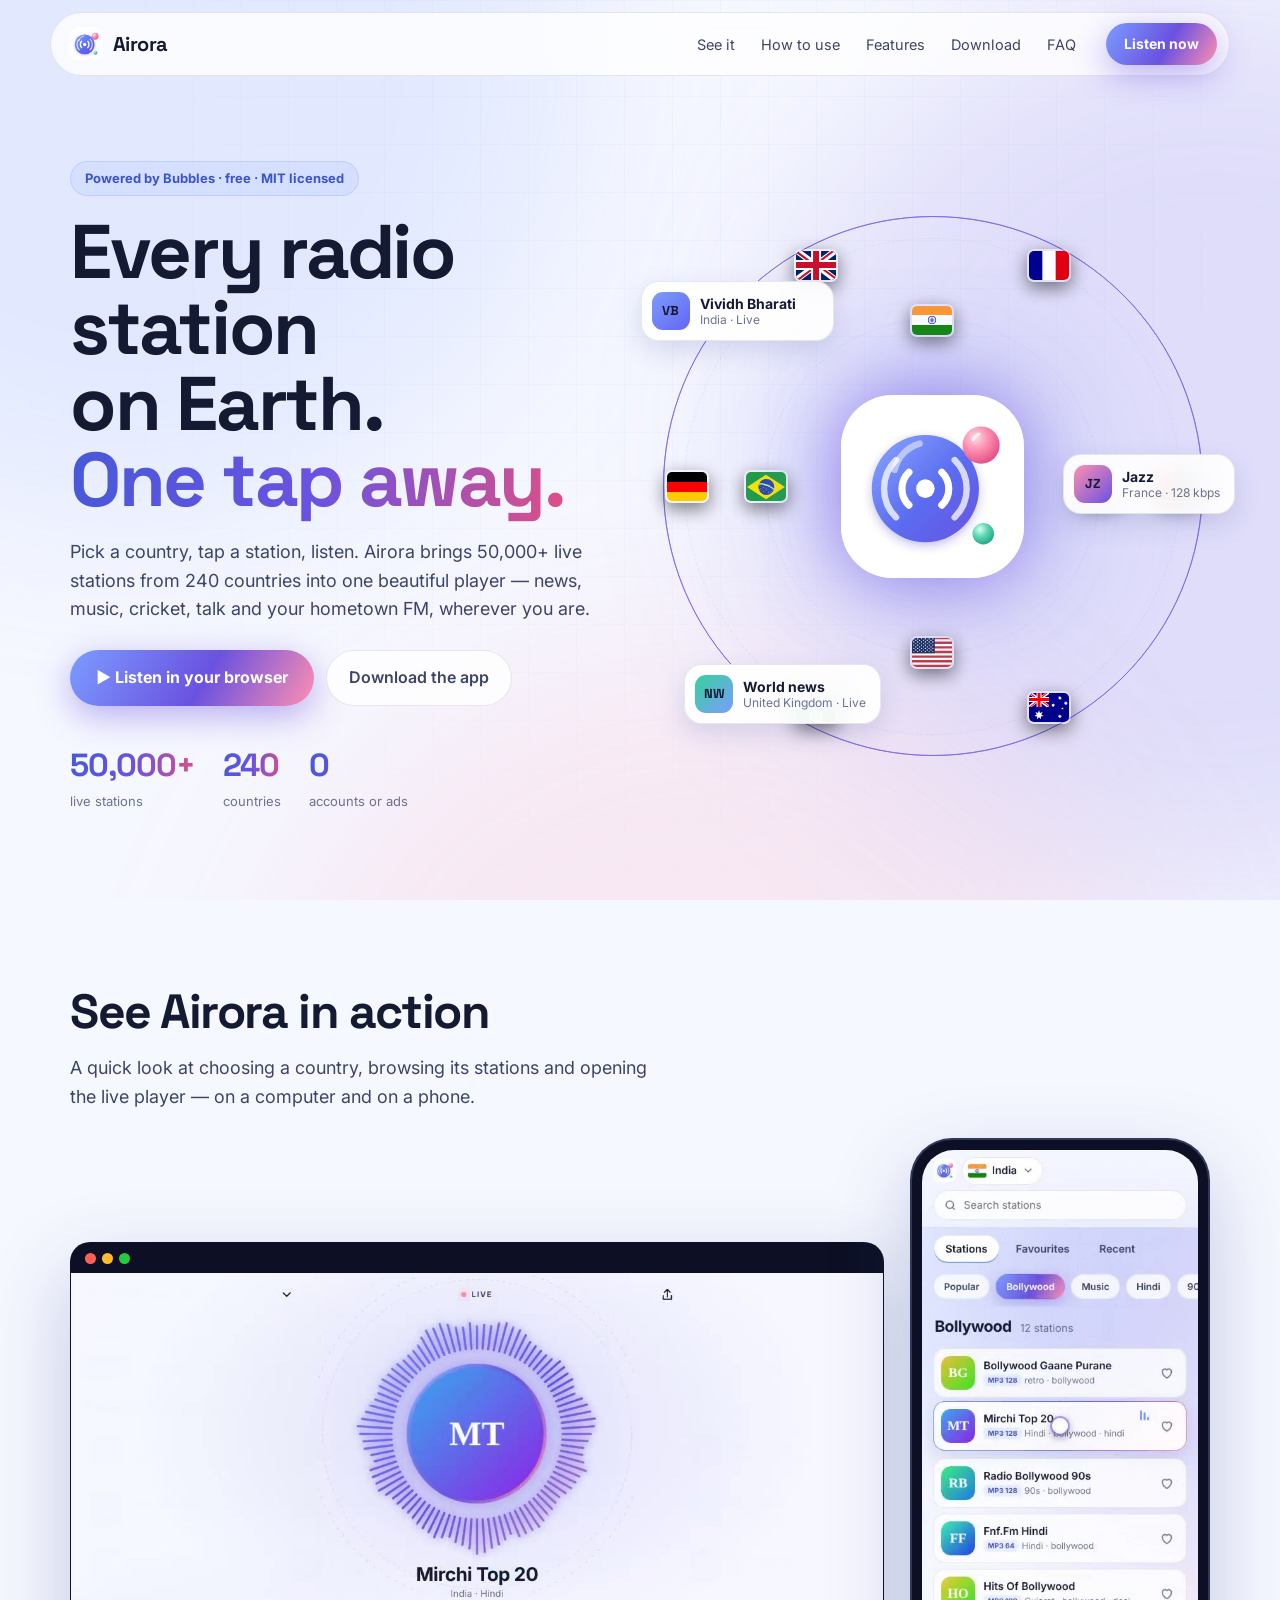
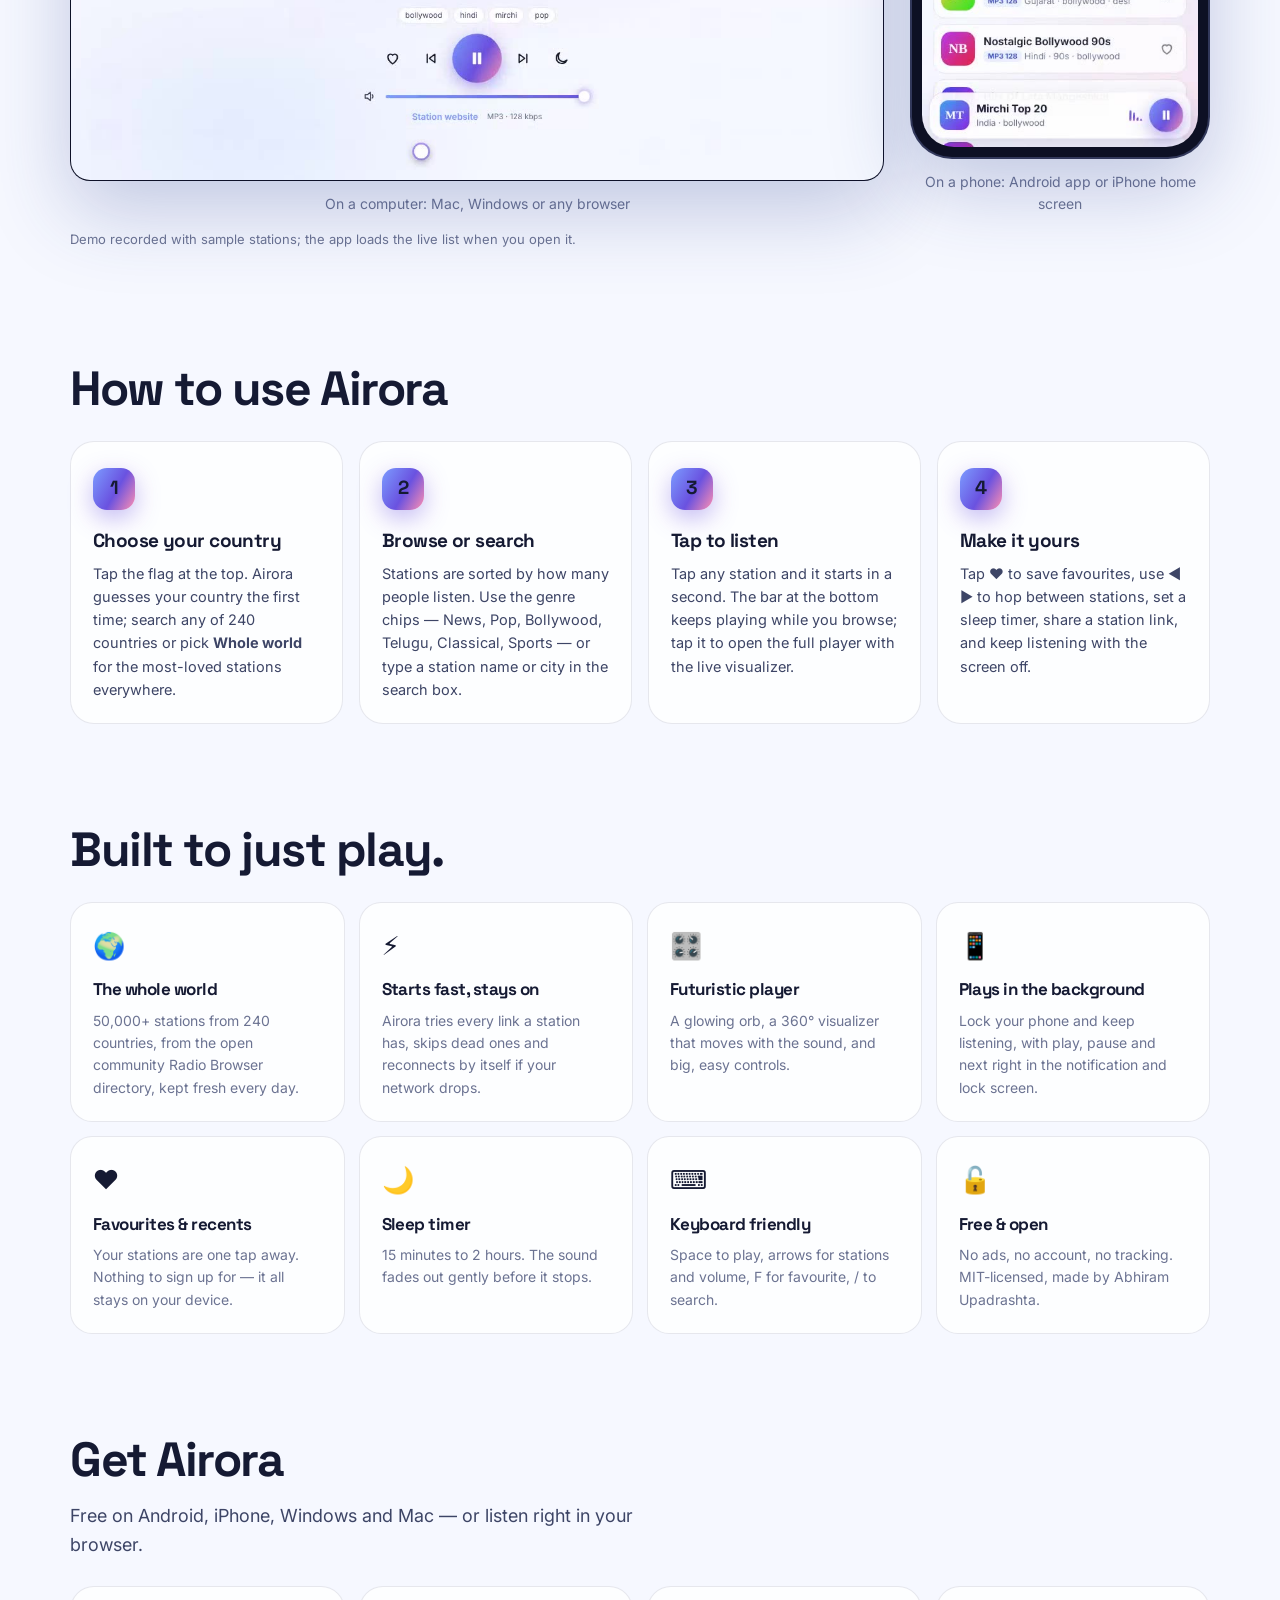
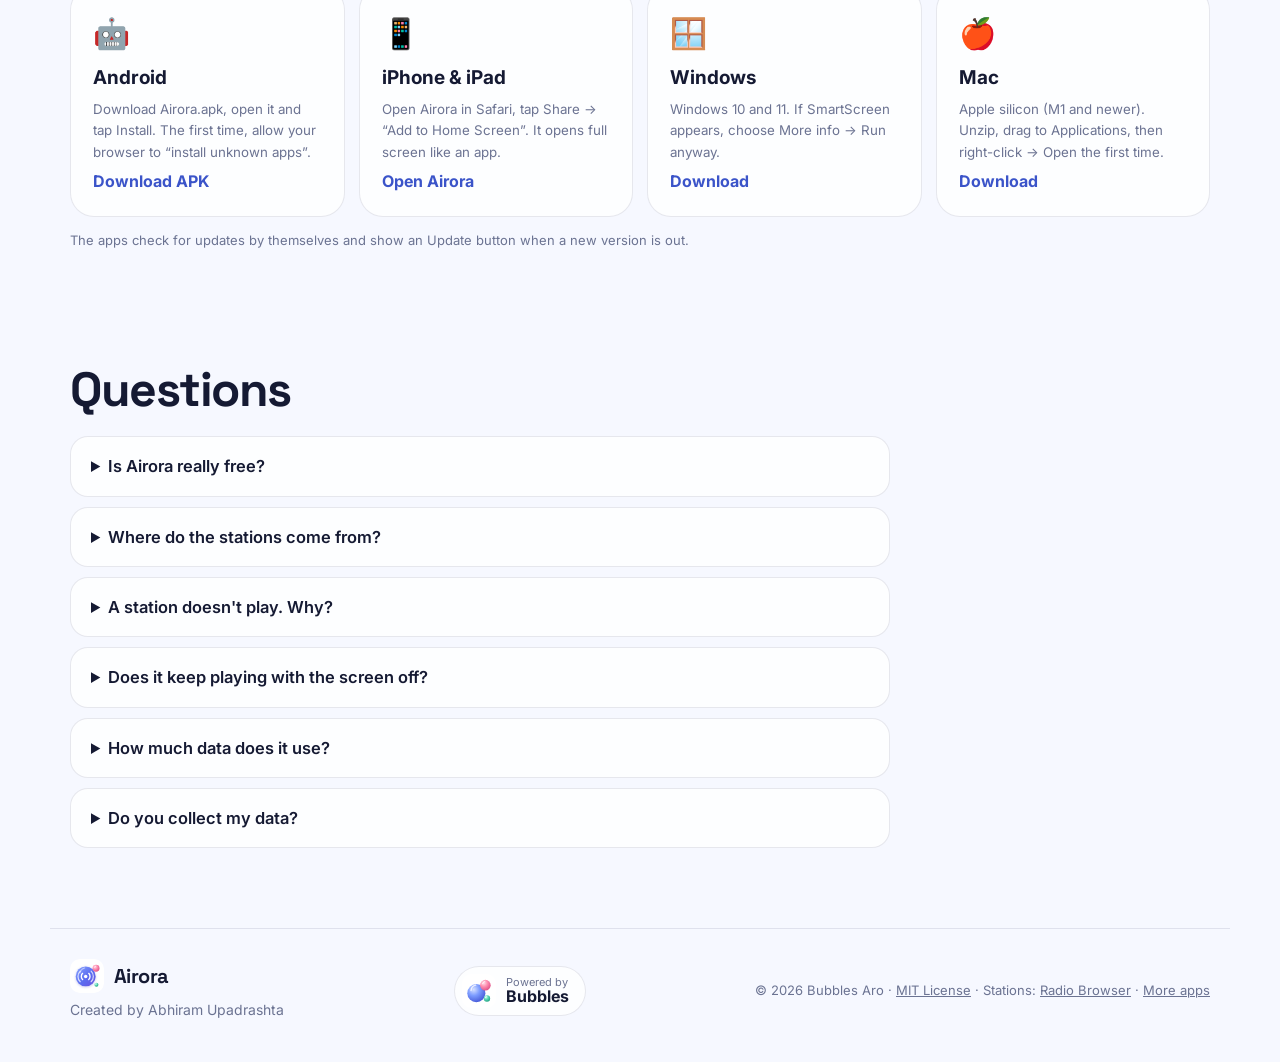
<file: index.html>
<!doctype html>
<html lang="en">
<head>
<meta charset="utf-8">
<meta name="viewport" content="width=device-width,initial-scale=1">
<title>Airora — world radio: 50,000+ live stations from every country, free</title>
<meta name="description" content="Airora plays 50,000+ live radio stations from 240 countries. Pick a country, tap a station, listen. Free for Android, iPhone, Windows, Mac and the web. By Abhiram Upadrashta. Powered by Bubbles.">
<link rel="canonical" href="https://abhiramupadrashta.github.io/Airora/">
<meta property="og:title" content="Airora — every radio station on Earth"><meta property="og:description" content="50,000+ live stations from 240 countries. Free on phone, computer and web."><meta property="og:image" content="https://abhiramupadrashta.github.io/Airora/img/airora-1024.png"><meta property="og:url" content="https://abhiramupadrashta.github.io/Airora/"><meta name="twitter:card" content="summary_large_image">
<meta name="theme-color" content="#f6f8ff" media="(prefers-color-scheme: light)"><meta name="theme-color" content="#0b0e1f" media="(prefers-color-scheme: dark)"><meta name="color-scheme" content="light dark">
<link rel="icon" href="img/airora.svg"><link rel="apple-touch-icon" href="img/airora-180.png">
<link rel="preconnect" href="https://fonts.googleapis.com"><link rel="preconnect" href="https://fonts.gstatic.com" crossorigin>
<link href="https://fonts.googleapis.com/css2?family=Inter:wght@400;500;600;700&family=Space+Grotesk:wght@500;600;700&display=swap" rel="stylesheet">
<link rel="stylesheet" href="site.css?v=42eabe0">
<script type="application/ld+json">{"@context":"https://schema.org","@type":"SoftwareApplication","name":"Airora","applicationCategory":"MultimediaApplication","operatingSystem":"Android, iOS, Windows, macOS, Web","offers":{"@type":"Offer","price":"0","priceCurrency":"USD"},"description":"World radio app with 50,000+ live stations from 240 countries.","url":"https://abhiramupadrashta.github.io/Airora/","author":{"@type":"Person","name":"Abhiram Upadrashta"},"publisher":{"@type":"Organization","name":"Bubbles Aro","url":"https://abhiramupadrashta.github.io/"},"license":"https://opensource.org/licenses/MIT"}</script>
</head>
<body>
<div class="aurora" aria-hidden="true"><i></i><i></i><i></i></div>
<header class="nav">
  <a class="brand" href="./"><img src="img/airora.svg" alt=""><b>Airora</b></a>
  <nav><a href="#demo">See it</a><a href="#how">How to use</a><a href="#features">Features</a><a href="#get">Download</a><a href="#faq">FAQ</a></nav>
  <a class="cta sm" href="app/">Listen now</a>
</header>

<main>
<section class="hero">
  <div class="copy">
    <span class="kicker rv">Powered by Bubbles · free · MIT licensed</span>
    <h1 class="rv">Every radio station<br>on Earth.<br><span class="grad">One tap away.</span></h1>
    <p class="lead rv">Pick a country, tap a station, listen. Airora brings 50,000+ live stations from 240 countries into one beautiful player — news, music, cricket, talk and your hometown FM, wherever you are.</p>
    <div class="ctas rv"><a class="cta" href="app/">▶ Listen in your browser</a><a class="ghost" href="#get">Download the app</a></div>
    <div class="stats rv"><div><b data-n="50000">50,000</b><span>live stations</span></div><div><b data-n="240">240</b><span>countries</span></div><div><b>0</b><span>accounts or ads</span></div></div>
  </div>
  <div class="visual rv" aria-hidden="true">
    <div class="rings"><i></i><i></i><i></i><i></i></div>
    <div class="orbit o1"><img src="img/flags/in.svg" alt=""><img src="img/flags/us.svg" alt=""><img src="img/flags/br.svg" alt=""><img src="img/flags/jp.svg" alt=""></div>
    <div class="orbit o2"><img src="img/flags/gb.svg" alt=""><img src="img/flags/fr.svg" alt=""><img src="img/flags/ng.svg" alt=""><img src="img/flags/au.svg" alt=""><img src="img/flags/de.svg" alt=""><img src="img/flags/ae.svg" alt=""></div>
    <div class="core"><img src="img/airora.svg" alt=""></div>
    <div class="float f1"><span class="lg" style="background:linear-gradient(135deg,#7c9cff,#6366f1)">VB</span><span><b>Vividh Bharati</b><small>India · Live</small></span><span class="mini-eq"><i></i><i></i><i></i></span></div>
    <div class="float f2"><span class="lg" style="background:linear-gradient(135deg,#ff8fb1,#6a52e0)">JZ</span><span><b>Jazz</b><small>France · 128 kbps</small></span></div>
    <div class="float f3"><span class="lg" style="background:linear-gradient(135deg,#34d399,#7c9cff)">NW</span><span><b>World news</b><small>United Kingdom · Live</small></span></div>
  </div>
</section>

<section id="demo" class="sec">
  <h2 class="rv">See Airora in action</h2>
  <p class="lead rv">A quick look at choosing a country, browsing its stations and opening the live player — on a computer and on a phone.</p>
  <div class="videos">
    <figure class="vid desk rv"><div class="frame"><span class="dots"><i></i><i></i><i></i></span><video data-name="airora-desktop" src="media/airora-desktop-light.mp4" poster="media/airora-desktop-light.jpg" autoplay muted loop playsinline preload="metadata"></video></div><figcaption>On a computer: Mac, Windows or any browser</figcaption></figure>
    <figure class="vid phone rv"><div class="frame"><video data-name="airora-phone" src="media/airora-phone-light.mp4" poster="media/airora-phone-light.jpg" autoplay muted loop playsinline preload="metadata"></video></div><figcaption>On a phone: Android app or iPhone home screen</figcaption></figure>
  </div>
  <p class="small muted rv">Demo recorded with sample stations; the app loads the live list when you open it.</p>
</section>

<section id="how" class="sec">
  <h2 class="rv">How to use Airora</h2>
  <ol class="steps">
    <li class="rv"><span class="n">1</span><h3>Choose your country</h3><p>Tap the flag at the top. Airora guesses your country the first time; search any of 240 countries or pick <b>Whole world</b> for the most-loved stations everywhere.</p></li>
    <li class="rv"><span class="n">2</span><h3>Browse or search</h3><p>Stations are sorted by how many people listen. Use the genre chips — News, Pop, Bollywood, Telugu, Classical, Sports — or type a station name or city in the search box.</p></li>
    <li class="rv"><span class="n">3</span><h3>Tap to listen</h3><p>Tap any station and it starts in a second. The bar at the bottom keeps playing while you browse; tap it to open the full player with the live visualizer.</p></li>
    <li class="rv"><span class="n">4</span><h3>Make it yours</h3><p>Tap ♥ to save favourites, use ◀ ▶ to hop between stations, set a sleep timer, share a station link, and keep listening with the screen off.</p></li>
  </ol>
</section>

<section id="features" class="sec">
  <h2 class="rv">Built to just play.</h2>
  <div class="grid">
    <article class="card rv"><span>🌍</span><h3>The whole world</h3><p>50,000+ stations from 240 countries, from the open community Radio Browser directory, kept fresh every day.</p></article>
    <article class="card rv"><span>⚡</span><h3>Starts fast, stays on</h3><p>Airora tries every link a station has, skips dead ones and reconnects by itself if your network drops.</p></article>
    <article class="card rv"><span>🎛️</span><h3>Futuristic player</h3><p>A glowing orb, a 360° visualizer that moves with the sound, and big, easy controls.</p></article>
    <article class="card rv"><span>📱</span><h3>Plays in the background</h3><p>Lock your phone and keep listening, with play, pause and next right in the notification and lock screen.</p></article>
    <article class="card rv"><span>♥</span><h3>Favourites &amp; recents</h3><p>Your stations are one tap away. Nothing to sign up for — it all stays on your device.</p></article>
    <article class="card rv"><span>🌙</span><h3>Sleep timer</h3><p>15 minutes to 2 hours. The sound fades out gently before it stops.</p></article>
    <article class="card rv"><span>⌨️</span><h3>Keyboard friendly</h3><p>Space to play, arrows for stations and volume, F for favourite, / to search.</p></article>
    <article class="card rv"><span>🔓</span><h3>Free &amp; open</h3><p>No ads, no account, no tracking. MIT-licensed, made by Abhiram Upadrashta.</p></article>
  </div>
</section>

<section id="get" class="sec">
  <h2 class="rv">Get Airora</h2>
  <p class="lead rv" id="dlHint">Free on Android, iPhone, Windows and Mac — or listen right in your browser.</p>
  <div class="dls">
    <a class="dl rv" id="dlAndroid" href="https://github.com/AbhiramUpadrashta/Airora/releases/latest/download/Airora.apk"><span>🤖</span><b>Android</b><small>Download Airora.apk, open it and tap Install. The first time, allow your browser to “install unknown apps”.</small><em>Download APK</em></a>
    <a class="dl rv" id="dlIos" href="app/"><span>📱</span><b>iPhone &amp; iPad</b><small>Open Airora in Safari, tap Share → “Add to Home Screen”. It opens full screen like an app.</small><em>Open Airora</em></a>
    <a class="dl rv" id="dlWin" href="https://github.com/AbhiramUpadrashta/Airora/releases/latest/download/Airora-Setup.exe"><span>🪟</span><b>Windows</b><small>Windows 10 and 11. If SmartScreen appears, choose More info → Run anyway.</small><em>Download</em></a>
    <a class="dl rv" id="dlMac" href="https://github.com/AbhiramUpadrashta/Airora/releases/latest/download/Airora-mac.zip"><span>🍎</span><b>Mac</b><small>Apple silicon (M1 and newer). Unzip, drag to Applications, then right-click → Open the first time.</small><em>Download</em></a>
  </div>
  <p class="small muted rv">The apps check for updates by themselves and show an Update button when a new version is out.</p>
</section>

<section id="faq" class="sec">
  <h2 class="rv">Questions</h2>
  <div class="faq">
    <details class="rv"><summary>Is Airora really free?</summary><p>Yes. No ads, no subscription and no account. It's open source under the MIT License.</p></details>
    <details class="rv"><summary>Where do the stations come from?</summary><p>From Radio Browser, a free community directory of internet radio that checks every station daily. Airora shows only stations that passed the latest check, most-listened first.</p></details>
    <details class="rv"><summary>A station doesn't play. Why?</summary><p>Stations go offline sometimes, and Airora will tell you and let you try again or skip. Some older stations only broadcast on plain “http” links, which web browsers block on secure sites — those are marked <b>APP</b> and play in the Android, Windows and Mac apps.</p></details>
    <details class="rv"><summary>Does it keep playing with the screen off?</summary><p>Yes, in the Android app (with controls in the notification) and in the desktop apps. On iPhone, add it to your Home Screen for the best experience.</p></details>
    <details class="rv"><summary>How much data does it use?</summary><p>Most stations stream at 64–128 kbps: roughly 30–60 MB per hour. The quality is shown on every station.</p></details>
    <details class="rv"><summary>Do you collect my data?</summary><p>No. Favourites and recents stay on your device. When you play a station, Airora tells Radio Browser it was played (like a public “play count”) — nothing about you.</p></details>
  </div>
</section>
</main>

<footer class="foot">
  <div><a class="brand" href="./"><img src="img/airora.svg" alt=""><b>Airora</b></a><p class="muted">Created by Abhiram Upadrashta</p></div>
  <a class="pby" href="../" title="Bubbles Aro — more apps"><img src="img/bubbles.svg" alt=""><span><small>Powered by</small><b>Bubbles</b></span></a>
  <div class="muted small">© <span id="yr"></span> Bubbles Aro · <a href="LICENSE.txt">MIT License</a> · Stations: <a href="https://www.radio-browser.info/" rel="noopener">Radio Browser</a> · <a href="../">More apps</a></div>
</footer>
<script src="site.js?v=42eabe0"></script>
</body>
</html>
</file>
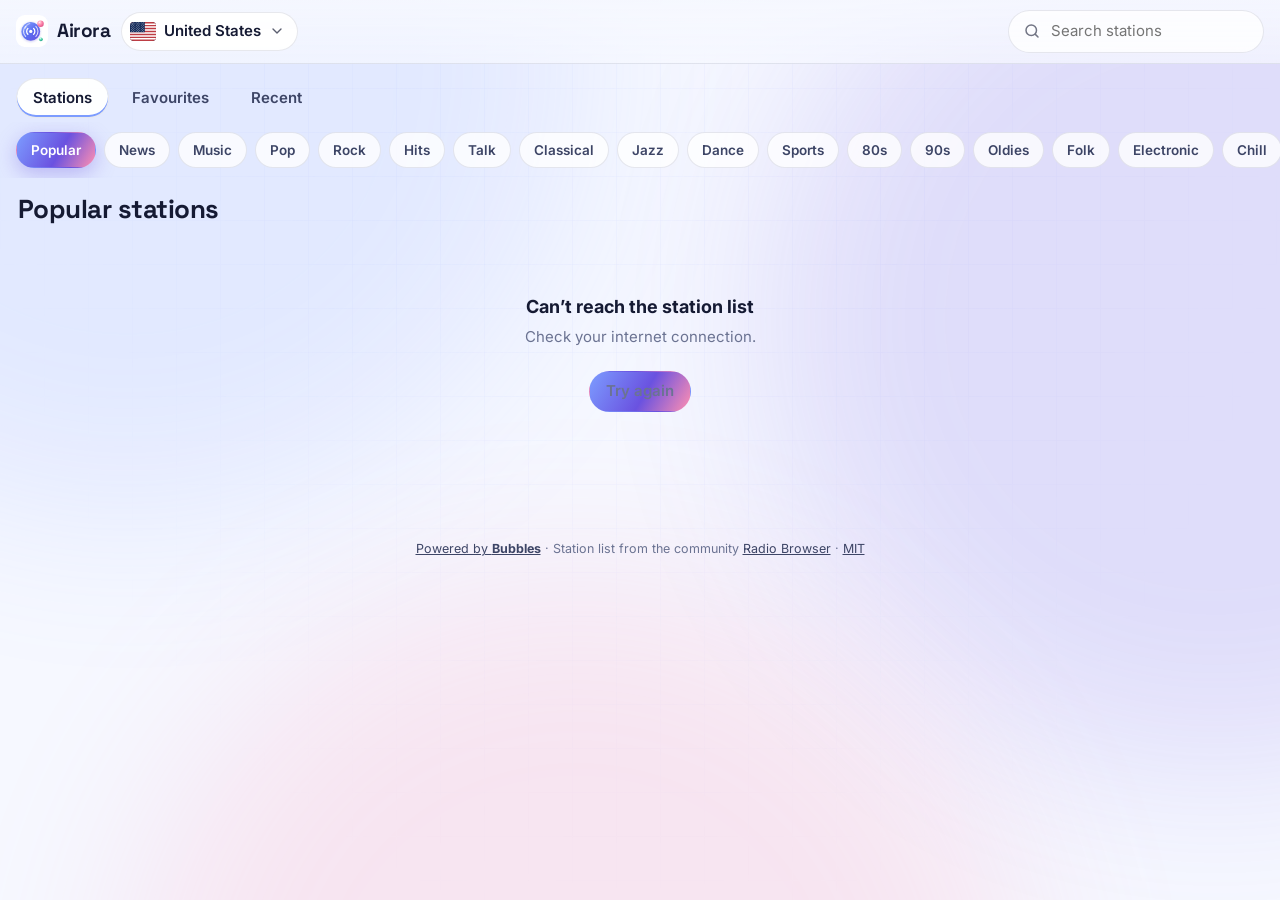
<file: app/index.html>
<!doctype html>
<html lang="en">
<head>
<meta charset="utf-8">
<meta name="viewport" content="width=device-width,initial-scale=1,viewport-fit=cover">
<title>Airora — world radio</title>
<meta name="description" content="Listen to 50,000+ live radio stations from every country. Free, by Abhiram Upadrashta. Powered by Bubbles.">
<meta name="theme-color" content="#f6f8ff" media="(prefers-color-scheme: light)"><meta name="theme-color" content="#0b0e1f" media="(prefers-color-scheme: dark)"><meta name="color-scheme" content="light dark">
<link rel="manifest" href="manifest.webmanifest">
<link rel="icon" href="../img/airora.svg"><link rel="apple-touch-icon" href="../img/airora-180.png">
<meta name="apple-mobile-web-app-capable" content="yes"><meta name="apple-mobile-web-app-status-bar-style" content="default">
<link rel="preconnect" href="https://fonts.googleapis.com"><link rel="preconnect" href="https://fonts.gstatic.com" crossorigin>
<link href="https://fonts.googleapis.com/css2?family=Inter:wght@400;500;600;700&family=Space+Grotesk:wght@500;600;700&display=swap" rel="stylesheet">
<link rel="stylesheet" href="app.css?v=42eabe0">
</head>
<body>
<div class="aurora" aria-hidden="true"><i></i><i></i><i></i></div>

<header class="top">
  <a class="brand" href="../" title="Airora website"><img src="../img/airora.svg" alt=""><b>Airora</b></a>
  <button class="country" id="countryBtn" title="Choose a country"><img id="cFlag" alt=""><span id="cName">Choose country</span><svg viewBox="0 0 24 24"><path d="m6 9 6 6 6-6"/></svg></button>
  <div class="grow"></div>
  <label class="search"><svg viewBox="0 0 24 24"><circle cx="11" cy="11" r="7"/><path d="m20 20-3.5-3.5"/></svg><input id="q" placeholder="Search stations" autocomplete="off" aria-label="Search stations"></label>
  <button class="ib hidden" id="installBtn" title="Install Airora"><svg viewBox="0 0 24 24"><path d="M12 4v11M7 10l5 5 5-5M5 20h14"/></svg></button>
  <button class="ib hidden" id="updBtn" title="Check for updates"><svg viewBox="0 0 24 24"><path d="M20 12a8 8 0 1 1-2.3-5.6M20 4v5h-5"/></svg></button>
</header>

<nav class="views" id="views">
  <button data-v="browse" class="on">Stations</button>
  <button data-v="favs">Favourites <em id="favN"></em></button>
  <button data-v="recent">Recent</button>
</nav>
<div class="chips" id="chips"></div>

<main id="main">
  <div class="head"><h1 id="title">Stations</h1><span id="count" class="muted"></span></div>
  <div class="grid" id="grid"></div>
  <div class="more" id="more"></div>
</main>

<!-- country picker -->
<div class="sheet hidden" id="sheet" role="dialog" aria-label="Choose a country">
  <div class="sheetIn">
    <div class="sheetTop"><h2>Choose a country</h2><button class="ib" id="sheetX" title="Close"><svg viewBox="0 0 24 24"><path d="M6 6l12 12M18 6 6 18"/></svg></button></div>
    <label class="search big"><svg viewBox="0 0 24 24"><circle cx="11" cy="11" r="7"/><path d="m20 20-3.5-3.5"/></svg><input id="cq" placeholder="Search 240 countries" autocomplete="off"></label>
    <div class="clist" id="clist"></div>
  </div>
</div>

<!-- mini player -->
<div class="bar hidden" id="bar">
  <button class="barMain" id="barOpen" title="Open player"><span class="logo sm" id="bLogo"></span><span class="bt"><b id="bName"></b><small id="bSub"></small></span></button>
  <span class="live" id="bLive"><i></i><i></i><i></i><i></i></span>
  <button class="ib" id="bPrev" title="Previous station"><svg viewBox="0 0 24 24"><path d="M7 6v12M18 6l-8 6 8 6z"/></svg></button>
  <button class="play" id="bPlay" title="Play / pause"><svg class="i-play" viewBox="0 0 24 24"><path d="M8 5v14l11-7z"/></svg><svg class="i-pause" viewBox="0 0 24 24"><path d="M7 5h4v14H7zM13 5h4v14h-4z"/></svg><span class="spin"></span></button>
  <button class="ib" id="bNext" title="Next station"><svg viewBox="0 0 24 24"><path d="M17 6v12M6 6l8 6-8 6z"/></svg></button>
</div>

<!-- full player -->
<section class="np hidden" id="np" aria-label="Now playing">
  <div class="npTop">
    <button class="ib" id="npClose" title="Close"><svg viewBox="0 0 24 24"><path d="m6 9 6 6 6-6"/></svg></button>
    <span class="npOn"><i class="dot"></i> <span id="npState">Live</span></span>
    <button class="ib" id="npShare" title="Share station"><svg viewBox="0 0 24 24"><path d="M12 3v13M7 8l5-5 5 5M5 14v6h14v-6"/></svg></button>
  </div>
  <div class="stage">
    <canvas id="viz" width="720" height="720"></canvas>
    <div class="orb"><span class="logo xl" id="npLogo"></span></div>
  </div>
  <div class="npInfo">
    <h2 id="npName"></h2>
    <p id="npSub" class="muted"></p>
    <div class="tags" id="npTags"></div>
  </div>
  <div class="npCtrls">
    <button class="ib lg" id="npFav" title="Favourite"><svg viewBox="0 0 24 24"><path d="M12 20s-7-4.4-7-10a4 4 0 0 1 7-2.6A4 4 0 0 1 19 10c0 5.6-7 10-7 10z"/></svg></button>
    <button class="ib lg" id="npPrev" title="Previous station"><svg viewBox="0 0 24 24"><path d="M7 6v12M18 6l-8 6 8 6z"/></svg></button>
    <button class="play xl" id="npPlay" title="Play / pause"><svg class="i-play" viewBox="0 0 24 24"><path d="M8 5v14l11-7z"/></svg><svg class="i-pause" viewBox="0 0 24 24"><path d="M7 5h4v14H7zM13 5h4v14h-4z"/></svg><span class="spin"></span></button>
    <button class="ib lg" id="npNext" title="Next station"><svg viewBox="0 0 24 24"><path d="M17 6v12M6 6l8 6-8 6z"/></svg></button>
    <button class="ib lg" id="npSleep" title="Sleep timer"><svg viewBox="0 0 24 24"><path d="M20 14.5A8 8 0 1 1 9.5 4a6.5 6.5 0 0 0 10.5 10.5z"/></svg><em id="sleepT"></em></button>
  </div>
  <div class="vol"><svg viewBox="0 0 24 24" id="muteBtn"><path d="M4 9h4l5-4v14l-5-4H4zM16 9a4 4 0 0 1 0 6"/></svg><input type="range" id="vol" min="0" max="1" step="0.01" value="1" aria-label="Volume"></div>
  <div class="npLinks"><a id="npHome" target="_blank" rel="noopener">Station website</a><span class="muted small" id="npTech"></span></div>
  <div class="npErr hidden" id="npErr"><b id="errT"></b><span id="errS"></span><div><button class="pill" id="errRetry">Try again</button><button class="pill on" id="errNext">Next station</button></div></div>
</section>

<div class="menu hidden" id="sleepMenu"></div>
<div class="toast" id="toast"></div>
<div id="upd" class="upd hidden"><img src="../img/airora.svg" alt=""><div><b id="updT"></b><small id="updS"></small></div><a id="updGo" class="updgo" target="_blank" rel="noopener">Update</a><button id="updX" class="updx" title="Later">✕</button></div>
<div class="appver hidden" id="appVer"><span>Airora <b id="verN"></b></span><button class="pill" id="updBtn2">Check for updates</button></div>
<footer class="foot"><a href="https://abhiramupadrashta.github.io/" target="_blank" rel="noopener">Powered by <b>Bubbles</b></a> · Station list from the community <a href="https://www.radio-browser.info/" target="_blank" rel="noopener">Radio Browser</a> · <a href="../LICENSE.txt" target="_blank">MIT</a></footer>
<script type="module" src="app.js?v=42eabe0"></script>
</body>
</html>
</file>
<file: site.css>
:root{color-scheme:dark;--g:14,18,42;--accT:#c3cdff;--card2:#161b3a;--bg:#0b0e1f;--ink:#eef2ff;--ink2:#c7cdf0;--muted:#8a92b8;--line:rgba(160,175,255,.14);--card:rgba(18,22,48,.6);--au:linear-gradient(120deg,#7c9cff,#6a52e0 55%,#ff8fb1)}*{box-sizing:border-box}html{scroll-behavior:smooth}body{margin:0;font:16px/1.6 Inter,system-ui,sans-serif;color:var(--ink);background:var(--bg);overflow-x:hidden}a{color:inherit}.muted{color:var(--muted)}.small{font-size:13px}h1,h2,h3,.brand b,.stats b{font-family:Space Grotesk,Inter,sans-serif;letter-spacing:-.03em}.aurora{position:fixed;top:0;right:0;bottom:0;left:0;z-index:-1;overflow:hidden;pointer-events:none}.aurora i{position:absolute;width:70vmax;height:70vmax;border-radius:50%;filter:blur(100px);opacity:.25;animation:drift 24s ease-in-out infinite alternate}.aurora i:nth-child(1){background:#7c9cff;left:-25vmax;top:-30vmax}.aurora i:nth-child(2){background:#6a52e0;right:-30vmax;top:0;animation-delay:-8s}.aurora i:nth-child(3){background:#ff8fb1;left:20vmax;bottom:-50vmax;opacity:.15;animation-delay:-14s}@keyframes drift{to{transform:translate(8vmax,6vmax) scale(1.15)}}body:before{content:"";position:fixed;top:0;right:0;bottom:0;left:0;z-index:-1;background-image:linear-gradient(rgba(140,160,255,.05) 1px,transparent 1px),linear-gradient(90deg,rgba(140,160,255,.05) 1px,transparent 1px);background-size:48px 48px;mask-image:radial-gradient(ellipse at 50% 0%,#000 30%,transparent 80%);-webkit-mask-image:radial-gradient(ellipse at 50% 0%,#000 30%,transparent 80%)}.grad{background:linear-gradient(100deg,#a8b8ff,#9d8cf0 50%,#ffc0d3);-webkit-background-clip:text;background-clip:text;color:transparent}.nav{position:sticky;top:12px;z-index:9;display:flex;align-items:center;gap:18px;max-width:1180px;margin:12px auto 0;padding:10px 12px 10px 18px;border-radius:999px;background:rgba(var(--g),.78);backdrop-filter:blur(16px);-webkit-backdrop-filter:blur(16px);border:1px solid var(--line)}.nav nav{display:flex;gap:2px;margin-left:auto}.nav nav a{text-decoration:none;color:var(--ink2);padding:8px 12px;border-radius:999px;font-size:14.5px}.nav nav a:hover{background:#6a52e029}.brand{display:flex;align-items:center;gap:10px;text-decoration:none;font-size:20px}.brand img{width:34px;height:34px;border-radius:10px}.cta{display:inline-flex;align-items:center;gap:8px;text-decoration:none;color:#fff;font-weight:700;padding:14px 26px;border-radius:999px;background:var(--au);box-shadow:0 10px 34px #6a52e073;transition:.25s}.cta:hover{transform:translateY(-2px);box-shadow:0 14px 44px #6a52e099}.cta.sm{padding:10px 18px;font-size:14px}.ghost{display:inline-flex;text-decoration:none;font-weight:600;color:var(--ink2);padding:14px 22px;border-radius:999px;border:1px solid var(--line);background:var(--card)}main{max-width:1180px;margin:0 auto;padding:0 20px}.hero{display:grid;grid-template-columns:1fr 1fr;gap:30px;align-items:center;min-height:calc(100vh - 80px);padding:30px 0}.kicker{display:inline-block;font-size:13px;font-weight:700;color:var(--accT);background:#7c9cff1f;border:1px solid rgba(124,156,255,.25);padding:6px 14px;border-radius:999px;margin-bottom:18px}h1{font-size:clamp(42px,6vw,76px);line-height:1;margin:0 0 20px}.lead{font-size:18px;color:var(--ink2);max-width:580px;margin:0 0 26px}.ctas{display:flex;gap:12px;flex-wrap:wrap}.stats{display:flex;gap:28px;margin-top:34px;flex-wrap:wrap}.stats div{display:flex;flex-direction:column}.stats b{font-size:32px;background:var(--au);-webkit-background-clip:text;background-clip:text;color:transparent}.stats span{color:var(--muted);font-size:13px}.visual{position:relative;aspect-ratio:1;max-width:540px;width:100%;margin:0 auto}.rings i{position:absolute;top:0;right:0;bottom:0;left:0;margin:auto;border-radius:50%;border:1px solid rgba(106,82,224,.35);animation:wave 4s ease-out infinite}.rings i:nth-child(2){animation-delay:-1s}.rings i:nth-child(3){animation-delay:-2s}.rings i:nth-child(4){animation-delay:-3s}@keyframes wave{0%{width:24%;height:24%;opacity:1;border-color:#7c9cff99}to{width:100%;height:100%;opacity:0}}.core{position:absolute;top:0;right:0;bottom:0;left:0;margin:auto;width:34%;height:34%;border-radius:28%;box-shadow:0 0 80px #6a52e0b3,0 0 160px #7c9cff4d;animation:breathe 4s ease-in-out infinite}.core img{width:100%;height:100%;border-radius:28%}@keyframes breathe{50%{transform:scale(1.05)}}.orbit{position:absolute;top:0;right:0;bottom:0;left:0;margin:auto;border-radius:50%;border:1px dashed rgba(160,175,255,.18);animation:spin 40s linear infinite}.orbit.o1{width:62%;height:62%}.orbit.o2{width:92%;height:92%;animation-duration:70s;animation-direction:reverse}.orbit img{position:absolute;width:44px;height:33px;border-radius:7px;object-fit:cover;box-shadow:0 6px 18px #00000080;border:2px solid rgba(255,255,255,.15)}.o1 img:nth-child(1){top:-16px;left:calc(50% - 22px)}.o1 img:nth-child(2){bottom:-16px;left:calc(50% - 22px)}.o1 img:nth-child(3){left:-22px;top:calc(50% - 16px)}.o1 img:nth-child(4){right:-22px;top:calc(50% - 16px)}.o2 img:nth-child(1){top:2%;left:22%}.o2 img:nth-child(2){top:2%;right:22%}.o2 img:nth-child(3){bottom:2%;left:22%}.o2 img:nth-child(4){bottom:2%;right:22%}.o2 img:nth-child(5){left:-20px;top:calc(50% - 16px)}.o2 img:nth-child(6){right:-20px;top:calc(50% - 16px)}@keyframes spin{to{transform:rotate(360deg)}}.float{position:absolute;display:flex;align-items:center;gap:10px;padding:10px 14px 10px 10px;border-radius:18px;background:rgba(var(--g),.92);backdrop-filter:blur(12px);-webkit-backdrop-filter:blur(12px);border:1px solid var(--line);box-shadow:0 14px 40px #00000073;animation:bob 6s ease-in-out infinite;font-size:14px}.float span{display:flex;flex-direction:column;line-height:1.25}.float small{color:var(--muted);font-size:12px}.float .lg{display:grid;place-items:center;width:38px;height:38px;border-radius:11px;font-family:Space Grotesk;font-weight:700;font-size:13px}.f1{left:-4%;top:12%}.f2{right:-6%;top:44%;animation-delay:-2s}.f3{left:4%;bottom:6%;animation-delay:-4s}@keyframes bob{50%{transform:translateY(-12px)}}.mini-eq{flex-direction:row!important;gap:2px;align-items:flex-end;height:16px}.mini-eq i{width:3px;background:#7c9cff;border-radius:2px;animation:eq .8s ease-in-out infinite alternate}.mini-eq i:nth-child(2){animation-delay:-.3s}.mini-eq i:nth-child(3){animation-delay:-.5s}@keyframes eq{0%{height:20%}to{height:100%}}.sec{padding:90px 0 10px}h2{font-size:clamp(30px,4.4vw,48px);line-height:1.08;margin:0 0 16px}.videos{display:grid;grid-template-columns:1fr 300px;gap:26px;align-items:end;margin:26px 0 10px}.vid{margin:0}.vid figcaption{text-align:center;color:var(--muted);font-size:14px;margin-top:12px}.frame{position:relative;border-radius:20px;overflow:hidden;background:#000;border:1px solid var(--line);box-shadow:0 30px 90px #3c28a066}.desk .frame{padding-top:30px;background:#0d1024}.dots{position:absolute;top:10px;left:14px;display:flex;gap:6px}.dots i{width:11px;height:11px;border-radius:50%;background:#ff5f57}.dots i:nth-child(2){background:#febc2e}.dots i:nth-child(3){background:#28c840}.phone .frame{border-radius:42px;padding:10px;background:#0d1024;border:2px solid rgba(160,175,255,.25)}.phone video{border-radius:32px}.vid video{display:block;width:100%;height:auto;background:#0b0e1f}.steps{list-style:none;padding:0;margin:26px 0 0;display:grid;grid-template-columns:repeat(4,1fr);gap:16px;counter-reset:s}.steps li{position:relative;padding:26px 22px 22px;border-radius:24px;background:var(--card);border:1px solid var(--line)}.steps .n{display:grid;place-items:center;width:42px;height:42px;border-radius:14px;background:var(--au);font-family:Space Grotesk;font-weight:700;font-size:19px;box-shadow:0 8px 24px #6a52e066}.steps h3{margin:16px 0 6px;font-size:19px}.steps p{margin:0;color:var(--ink2);font-size:14.5px}.grid{display:grid;grid-template-columns:repeat(4,1fr);gap:14px;margin-top:26px}.card{padding:22px;border-radius:22px;background:var(--card);border:1px solid var(--line);transition:transform .3s,border-color .3s}.card:hover{transform:translateY(-6px);border-color:#7c9cff59}.card span{font-size:26px}.card h3{margin:10px 0 6px;font-size:17px}.card p{margin:0;color:var(--muted);font-size:14px}.dls{display:grid;grid-template-columns:repeat(4,1fr);gap:14px;margin-top:10px}.dl{display:flex;flex-direction:column;gap:6px;padding:22px;border-radius:24px;text-decoration:none;background:var(--card);border:1px solid var(--line);transition:.25s}.dl:hover{transform:translateY(-4px);border-color:#6a52e080}.dl span{font-size:30px}.dl b{font-size:19px}.dl small{color:var(--muted);flex:1}.dl em{font-style:normal;font-weight:700;color:var(--accT)}.dl.me{border-color:transparent;background:linear-gradient(var(--card2),var(--card2)) padding-box,var(--au) border-box;border:1px solid transparent;box-shadow:0 12px 40px #6a52e059}.faq{display:grid;gap:10px;max-width:820px;margin-top:20px}details{padding:16px 20px;border-radius:18px;background:var(--card);border:1px solid var(--line)}summary{cursor:pointer;font-weight:600;font-size:16.5px}details p{color:var(--ink2);margin:10px 0 0}.foot{max-width:1180px;margin:70px auto 0;padding:30px 20px 40px;display:flex;gap:20px;justify-content:space-between;align-items:center;flex-wrap:wrap;border-top:1px solid var(--line)}.foot p{margin:6px 0 0;font-size:14px}.pby{display:inline-flex;align-items:center;gap:10px;padding:7px 16px 7px 7px;border-radius:999px;text-decoration:none;background:var(--card);border:1px solid var(--line)}.pby img{width:34px;height:34px;border-radius:10px}.pby span{display:flex;flex-direction:column;line-height:1.1}.pby small{font-size:11px;color:var(--muted)}.pby b{font-size:16px}.rv{opacity:0;transform:translateY(24px);transition:opacity .8s,transform .8s}.rv.in{opacity:1;transform:none}@media (max-width:1000px){.steps,.grid,.dls{grid-template-columns:1fr 1fr}}@media (max-width:820px){.hero{grid-template-columns:1fr;min-height:0}.nav nav{display:none}.brand{margin-right:auto}.videos{grid-template-columns:1fr}.phone{max-width:300px;margin:0 auto}.f2{right:0}.f1{left:0}}@media (max-width:560px){.steps,.grid,.dls{grid-template-columns:1fr}.float{font-size:12.5px}.orbit img{width:34px;height:25px}}@media (prefers-reduced-motion:reduce){*{animation:none!important}.rv{opacity:1;transform:none}}@media (prefers-color-scheme:light){:root{color-scheme:light;--g:255,255,255;--accT:#3b54c9;--card2:#ffffff;--bg:#f6f8ff;--ink:#151a33;--ink2:#3d4566;--muted:#6b7392;--line:rgba(24,32,80,.1);--card:rgba(255,255,255,.8)}.aurora i{opacity:.16}.grad,.stats b{background:linear-gradient(100deg,#4659d8,#6a52e0 50%,#df4f86);-webkit-background-clip:text;background-clip:text;color:transparent}.card:hover{box-shadow:0 14px 40px #283c8c1f}.pill,.float{box-shadow:0 10px 26px #283c8c26}.frame{box-shadow:0 30px 80px #283c8c40}}
</file>
<file: app/app.css>
:root{color-scheme:dark;--w:255,255,255;--b:11,14,31;--g:18,22,48;--accT:#b3c3ff;--pinkT:#ffc0d3;--bg:#0b0e1f;--ink:#eef2ff;--ink2:#c7cdf0;--muted:#8a92b8;--line:rgba(160,175,255,.14);--glass:rgba(18,22,48,.62);--glass2:rgba(28,34,72,.7);--c1:#7c9cff;--c2:#6a52e0;--c3:#ff8fb1;--au:linear-gradient(120deg,#7c9cff,#6a52e0 55%,#ff8fb1);--safeB:env(safe-area-inset-bottom,0px);--safeT:env(safe-area-inset-top,0px)}*{box-sizing:border-box;-webkit-tap-highlight-color:transparent}html,body{margin:0;min-height:100%}body{font:15px/1.5 Inter,system-ui,-apple-system,Segoe UI,sans-serif;color:var(--ink);background:var(--bg);overflow-x:hidden;padding-bottom:calc(110px + var(--safeB))}button{font:inherit;color:inherit;background:none;border:0;cursor:pointer}a{color:inherit}svg{width:22px;height:22px;fill:none;stroke:currentColor;stroke-width:2;stroke-linecap:round;stroke-linejoin:round;flex:none}.hidden{display:none!important}.grow{flex:1}.muted{color:var(--muted)}.small{font-size:12px}h1,h2,.brand b{font-family:Space Grotesk,Inter,sans-serif;letter-spacing:-.02em}.aurora{position:fixed;top:0;right:0;bottom:0;left:0;z-index:-1;overflow:hidden;pointer-events:none}.aurora i{position:absolute;width:70vmax;height:70vmax;border-radius:50%;filter:blur(90px);opacity:.28;animation:drift 22s ease-in-out infinite alternate}.aurora i:nth-child(1){background:#7c9cff;left:-25vmax;top:-30vmax}.aurora i:nth-child(2){background:#6a52e0;right:-30vmax;top:-10vmax;animation-delay:-7s}.aurora i:nth-child(3){background:#ff8fb1;left:10vmax;bottom:-45vmax;opacity:.18;animation-delay:-13s}@keyframes drift{to{transform:translate(8vmax,6vmax) scale(1.15)}}body:before{content:"";position:fixed;top:0;right:0;bottom:0;left:0;z-index:-1;background-image:linear-gradient(rgba(140,160,255,.05) 1px,transparent 1px),linear-gradient(90deg,rgba(140,160,255,.05) 1px,transparent 1px);background-size:44px 44px;mask-image:radial-gradient(ellipse at 50% 0%,#000 30%,transparent 75%);-webkit-mask-image:radial-gradient(ellipse at 50% 0%,#000 30%,transparent 75%)}.top{position:sticky;top:0;z-index:20;display:flex;align-items:center;gap:10px;padding:calc(10px + var(--safeT)) 16px 10px;background:linear-gradient(rgba(var(--b),.92),rgba(var(--b),.7));backdrop-filter:blur(18px);-webkit-backdrop-filter:blur(18px);border-bottom:1px solid var(--line)}body.mac .top{padding-left:86px}.brand{display:flex;align-items:center;gap:9px;text-decoration:none}.brand img{width:32px;height:32px;border-radius:9px}.brand b{font-size:19px}.country{display:flex;align-items:center;gap:8px;padding:7px 12px 7px 8px;border-radius:999px;background:var(--glass2);border:1px solid var(--line);font-weight:600;max-width:46vw;transition:.2s}.country:hover{border-color:#7c9cff80;box-shadow:0 0 0 3px #7c9cff1f}.country img{width:26px;height:19px;border-radius:4px;object-fit:cover;background:#223}.country span{white-space:nowrap;overflow:hidden;text-overflow:ellipsis}.country svg{width:16px;height:16px;opacity:.7}.search{display:flex;align-items:center;gap:8px;padding:8px 14px;border-radius:999px;background:var(--glass);border:1px solid var(--line);min-width:0;transition:.2s}.search:focus-within{border-color:#6a52e099;box-shadow:0 0 0 3px #6a52e026}.search svg{width:18px;height:18px;opacity:.6}.search input{background:none;border:0;outline:0;color:inherit;font:inherit;width:200px;min-width:0}.ib{display:inline-flex;align-items:center;justify-content:center;width:40px;height:40px;border-radius:50%;transition:.2s;position:relative}.ib:hover{background:#6a52e029}.ib.lg{width:52px;height:52px}.ib.lg svg{width:26px;height:26px}.ib em{position:absolute;bottom:-2px;font-style:normal;font-size:10px;font-weight:700;color:var(--c1)}.views{display:flex;gap:6px;padding:14px 16px 4px;max-width:1280px;margin:0 auto}.views button{padding:8px 16px;border-radius:999px;font-weight:600;color:var(--ink2);border:1px solid transparent;transition:.2s}.views button.on{background:var(--glass2);border-color:var(--line);color:var(--ink);box-shadow:inset 0 -2px 0 var(--c1)}.views em{font-style:normal;font-size:12px;color:var(--c1);margin-left:2px}.chips{display:flex;gap:8px;padding:10px 16px;overflow-x:auto;scrollbar-width:none;max-width:1280px;margin:0 auto}.chips::-webkit-scrollbar{display:none}.chip{flex:none;padding:7px 14px;border-radius:999px;background:var(--glass);border:1px solid var(--line);font-size:13.5px;font-weight:600;color:var(--ink2);transition:.2s}.chip.on{background:var(--au);border-color:transparent;color:#fff;box-shadow:0 6px 20px #6a52e059}main{max-width:1280px;margin:0 auto;padding:4px 16px 20px}.head{display:flex;align-items:baseline;gap:12px;margin:8px 2px 14px}.head h1{margin:0;font-size:26px}.grid{display:grid;grid-template-columns:repeat(auto-fill,minmax(250px,1fr));gap:12px}.st{position:relative;display:flex;align-items:center;gap:12px;padding:12px;border-radius:18px;background:var(--glass);border:1px solid var(--line);text-align:left;transition:transform .2s,border-color .2s,background .2s;animation:rise .45s both;min-width:0}.st:hover{transform:translateY(-3px);border-color:#7c9cff59;background:var(--glass2)}.st.on{border-color:transparent;background:linear-gradient(var(--glass2),var(--glass2)) padding-box,var(--au) border-box;border:1px solid transparent;box-shadow:0 10px 34px #6a52e047}@keyframes rise{0%{opacity:0;transform:translateY(10px)}}.st .tx{flex:1;min-width:0;display:flex;flex-direction:column}.st b{font-weight:600;white-space:nowrap;overflow:hidden;text-overflow:ellipsis}.st small{color:var(--muted);font-size:12.5px;white-space:nowrap;overflow:hidden;text-overflow:ellipsis}.st .fav{width:34px;height:34px;opacity:.55}.st .fav.on{opacity:1;color:var(--c3)}.st .fav.on svg{fill:var(--c3)}.badge{display:inline-block;font-size:10px;font-weight:700;padding:1px 6px;border-radius:6px;background:#7c9cff24;color:var(--accT);margin-right:4px;vertical-align:1px}.badge.app{background:#ff8fb129;color:var(--pinkT)}.logo{flex:none;display:grid;place-items:center;width:52px;height:52px;border-radius:14px;overflow:hidden;font-family:Space Grotesk;font-weight:700;font-size:19px;color:#fff;background:var(--au);position:relative}.logo img{position:absolute;top:0;right:0;bottom:0;left:0;width:100%;height:100%;object-fit:cover;background:#fff}.logo.sm{width:42px;height:42px;border-radius:12px;font-size:16px}.logo.xl{width:150px;height:150px;border-radius:50%;font-size:52px}.st .eq{display:none}.st.on .eq{display:flex}.eq{position:absolute;right:52px;top:12px;gap:2px;align-items:flex-end;height:14px}.eq i{width:3px;background:var(--c1);border-radius:2px;animation:eqb .9s ease-in-out infinite alternate}.eq i:nth-child(2){animation-delay:-.3s}.eq i:nth-child(3){animation-delay:-.6s}body.paused .eq i,body.paused .live i{animation-play-state:paused}@keyframes eqb{0%{height:20%}to{height:100%}}.more{display:grid;place-items:center;padding:24px;color:var(--muted)}.empty{grid-column:1/-1;text-align:center;padding:50px 20px;color:var(--muted)}.empty b{display:block;color:var(--ink);font-size:18px;margin-bottom:6px}.skel{height:78px;border-radius:18px;background:linear-gradient(100deg,var(--glass) 30%,rgba(124,156,255,.28) 50%,var(--glass) 70%);background-size:300% 100%;animation:sk 1.4s linear infinite}@keyframes sk{to{background-position:-150% 0}}.sheet{position:fixed;top:0;right:0;bottom:0;left:0;z-index:50;display:grid;place-items:center;background:#03040a99;backdrop-filter:blur(8px);-webkit-backdrop-filter:blur(8px);animation:fade .2s}@keyframes fade{0%{opacity:0}}.sheetIn{width:min(760px,100%);height:min(86vh,820px);display:flex;flex-direction:column;gap:12px;padding:18px;border-radius:26px;background:rgba(var(--g),.96);border:1px solid var(--line);box-shadow:0 30px 90px #0009;animation:pop .25s}@keyframes pop{0%{transform:translateY(20px) scale(.98);opacity:0}}.sheetTop{display:flex;align-items:center;justify-content:space-between}.sheetTop h2{margin:0;font-size:22px}.search.big{padding:12px 16px}.search.big input{width:100%}.clist{flex:1;overflow:auto;display:grid;grid-template-columns:repeat(auto-fill,minmax(210px,1fr));gap:8px;align-content:start;padding:2px}.clist h3{grid-column:1/-1;margin:10px 4px 2px;font-size:12px;letter-spacing:.12em;text-transform:uppercase;color:var(--muted)}.cty{display:flex;align-items:center;gap:10px;padding:10px 12px;border-radius:14px;background:var(--glass);border:1px solid var(--line);text-align:left;transition:.15s}.cty:hover,.cty:focus-visible{border-color:#7c9cff80;background:var(--glass2);outline:0}.cty.on{border-color:var(--c1)}.cty img,.cty .globe{width:30px;height:22px;border-radius:5px;object-fit:cover;flex:none;background:#223}.cty .globe{display:grid;place-items:center;background:var(--au);font-size:14px}.cty span{flex:1;min-width:0;white-space:nowrap;overflow:hidden;text-overflow:ellipsis;font-weight:600}.cty small{color:var(--muted);font-size:12px}.bar{position:fixed;left:50%;transform:translate(-50%);bottom:calc(12px + var(--safeB));z-index:30;width:min(720px,calc(100vw - 20px));display:flex;align-items:center;gap:6px;padding:8px 10px 8px 8px;border-radius:22px;background:rgba(var(--g),.9);backdrop-filter:blur(20px);-webkit-backdrop-filter:blur(20px);border:1px solid transparent;background-clip:padding-box;box-shadow:0 18px 50px #0000008c,0 0 0 1px #6a52e059;animation:pop .3s}.barMain{flex:1;display:flex;align-items:center;gap:10px;min-width:0;text-align:left}.bt{display:flex;flex-direction:column;min-width:0}.bt b,.bt small{white-space:nowrap;overflow:hidden;text-overflow:ellipsis}.bt small{color:var(--muted);font-size:12px}.live{display:flex;gap:2px;align-items:flex-end;height:16px;margin-right:4px}.live i{width:3px;height:40%;border-radius:2px;background:var(--au);animation:eqb .8s ease-in-out infinite alternate}.live i:nth-child(2){animation-delay:-.2s}.live i:nth-child(3){animation-delay:-.5s}.live i:nth-child(4){animation-delay:-.7s}.play{position:relative;display:grid;place-items:center;width:48px;height:48px;border-radius:50%;background:var(--au);color:#fff;box-shadow:0 8px 26px #6a52e080;transition:transform .15s}.play:active{transform:scale(.94)}.play svg{fill:#fff;stroke:none}.play.xl{width:78px;height:78px}.play.xl svg{width:32px;height:32px}.play .i-pause,body.playing .play .i-play{display:none}body.playing .play .i-pause{display:block}.spin{position:absolute;top:-4px;right:-4px;bottom:-4px;left:-4px;border-radius:50%;border:3px solid transparent;border-top-color:var(--c1);opacity:0;animation:rot .8s linear infinite}body.loading .spin{opacity:1}@keyframes rot{to{transform:rotate(360deg)}}.np{position:fixed;top:0;right:0;bottom:0;left:0;z-index:40;display:flex;flex-direction:column;align-items:center;gap:10px;padding:calc(14px + var(--safeT)) 20px calc(20px + var(--safeB));background:radial-gradient(900px 600px at 50% 30%,rgba(106,82,224,.35),transparent 60%),radial-gradient(700px 500px at 20% 90%,rgba(124,156,255,.18),transparent 60%),rgba(var(--b),.99);overflow-y:auto;animation:up .35s cubic-bezier(.2,.9,.2,1)}@keyframes up{0%{transform:translateY(40px);opacity:0}}.npTop{width:100%;max-width:640px;display:flex;align-items:center;justify-content:space-between}.npOn{display:flex;align-items:center;gap:8px;font-size:12px;font-weight:700;letter-spacing:.14em;text-transform:uppercase;color:var(--ink2)}.dot{width:8px;height:8px;border-radius:50%;background:#ff4d6d;box-shadow:0 0 12px #ff4d6d;animation:blink 1.4s infinite}body.paused .dot{background:var(--muted);box-shadow:none;animation:none}@keyframes blink{50%{opacity:.35}}.stage{position:relative;width:min(78vw,380px,46vh);aspect-ratio:1;display:grid;place-items:center;margin:6px 0}.stage canvas{position:absolute;top:-18%;right:-18%;bottom:-18%;left:-18%;width:136%;height:136%;pointer-events:none}.orb{position:relative;display:grid;place-items:center;width:58%;aspect-ratio:1;border-radius:50%;background:radial-gradient(circle at 35% 30%,rgba(255,255,255,.35),transparent 40%),var(--au);padding:5px;box-shadow:0 0 60px #6a52e099,0 0 120px #7c9cff40;animation:breathe 4s ease-in-out infinite}body.paused .orb{animation-play-state:paused}@keyframes breathe{50%{transform:scale(1.04)}}.orb .logo.xl{width:100%;height:100%}.npInfo{text-align:center;max-width:640px}.npInfo h2{margin:4px 0 2px;font-size:clamp(22px,4.5vw,30px);line-height:1.15}.npInfo p{margin:0}.tags{display:flex;flex-wrap:wrap;justify-content:center;gap:6px;margin-top:10px}.tags span{font-size:12px;padding:3px 10px;border-radius:999px;background:var(--glass2);border:1px solid var(--line);color:var(--ink2)}.npCtrls{display:flex;align-items:center;gap:8px;margin-top:6px}#npFav.on{color:var(--c3)}#npFav.on svg{fill:var(--c3)}.vol{display:flex;align-items:center;gap:12px;width:min(360px,80vw)}.vol svg{cursor:pointer;opacity:.8}input[type=range]{-webkit-appearance:none;appearance:none;flex:1;height:5px;border-radius:5px;background:linear-gradient(90deg,var(--c1),var(--c2) var(--p,100%),rgba(var(--w),.15) var(--p,100%));outline:0}input[type=range]::-webkit-slider-thumb{-webkit-appearance:none;width:18px;height:18px;border-radius:50%;background:#fff;box-shadow:0 0 12px #6a52e0cc}input[type=range]::-moz-range-thumb{width:18px;height:18px;border-radius:50%;background:#fff;border:0}.npLinks{display:flex;gap:14px;align-items:center;flex-wrap:wrap;justify-content:center}.npLinks a{color:var(--c1);font-weight:600;font-size:14px;text-decoration:none}.npErr{display:flex;flex-direction:column;align-items:center;gap:6px;text-align:center;padding:14px 18px;border-radius:18px;background:#ff8fb11a;border:1px solid rgba(255,143,177,.35);max-width:440px}.npErr span{color:var(--ink2);font-size:14px}.npErr div{display:flex;gap:8px;margin-top:4px}.pill{padding:8px 16px;border-radius:999px;background:var(--glass2);border:1px solid var(--line);font-weight:600}.pill.on{background:var(--au);border-color:transparent}.menu{position:fixed;z-index:60;min-width:180px;padding:6px;border-radius:16px;background:rgba(var(--g),.98);border:1px solid var(--line);box-shadow:0 20px 60px #0009}.menu button{display:block;width:100%;text-align:left;padding:10px 14px;border-radius:10px}.menu button:hover{background:#6a52e02e}.menu button.on{color:var(--c1)}.toast{position:fixed;left:50%;bottom:calc(100px + var(--safeB));transform:translate(-50%,20px);z-index:70;padding:10px 18px;border-radius:999px;background:rgba(var(--g),.97);border:1px solid var(--line);opacity:0;pointer-events:none;transition:.25s;max-width:90vw;text-align:center}.toast.show{opacity:1;transform:translate(-50%)}.upd{position:fixed;left:50%;top:calc(70px + var(--safeT));transform:translate(-50%);z-index:65;display:flex;align-items:center;gap:12px;max-width:calc(100vw - 24px);padding:10px 10px 10px 12px;border-radius:18px;background:rgba(var(--g),.97);border:1px solid rgba(170,185,255,.25);box-shadow:0 18px 50px #00000080}.upd img{width:36px;height:36px;border-radius:10px}.upd div{display:flex;flex-direction:column;line-height:1.25}.upd small{color:var(--muted);font-size:12px}.updgo{text-decoration:none;color:#fff;font-weight:700;padding:9px 16px;border-radius:999px;background:var(--au);white-space:nowrap}.updx{color:var(--muted);font-size:16px;padding:6px}.foot{text-align:center;color:var(--muted);font-size:12.5px;padding:10px 16px 0}.foot a{color:var(--ink2)}@media (max-width:720px){.top{flex-wrap:wrap;gap:8px}.brand b{display:none}.search{order:5;flex:1 1 100%}.search input{width:100%}.country{max-width:60vw}.grid{grid-template-columns:1fr;gap:8px}.st{padding:10px;border-radius:16px}.logo{width:48px;height:48px}.head h1{font-size:22px}.views{padding-top:10px}.bar .ib{display:none}}@media (prefers-reduced-motion:reduce){*{animation:none!important;transition:none!important}}.appver{display:flex;align-items:center;justify-content:center;gap:12px;padding:16px;color:var(--muted);font-size:13px}.appver b{color:var(--ink2)}@media (prefers-color-scheme:light){:root{color-scheme:light;--w:24,32,80;--b:246,248,255;--g:255,255,255;--accT:#3b54c9;--pinkT:#c63e72;--bg:#f6f8ff;--ink:#151a33;--ink2:#3d4566;--muted:#6b7392;--line:rgba(24,32,80,.1);--glass:rgba(255,255,255,.78);--glass2:rgba(255,255,255,.96)}.aurora i{opacity:.16}.st:hover,.cty:hover{box-shadow:0 10px 28px #283c8c1f}.bar,.toast,.upd,.menu,.sheetIn{box-shadow:0 16px 44px #283c8c33}.np{background:radial-gradient(900px 600px at 50% 30%,rgba(106,82,224,.16),transparent 60%),radial-gradient(700px 500px at 20% 90%,rgba(124,156,255,.14),transparent 60%),#f6f8fffc}}
</file>
